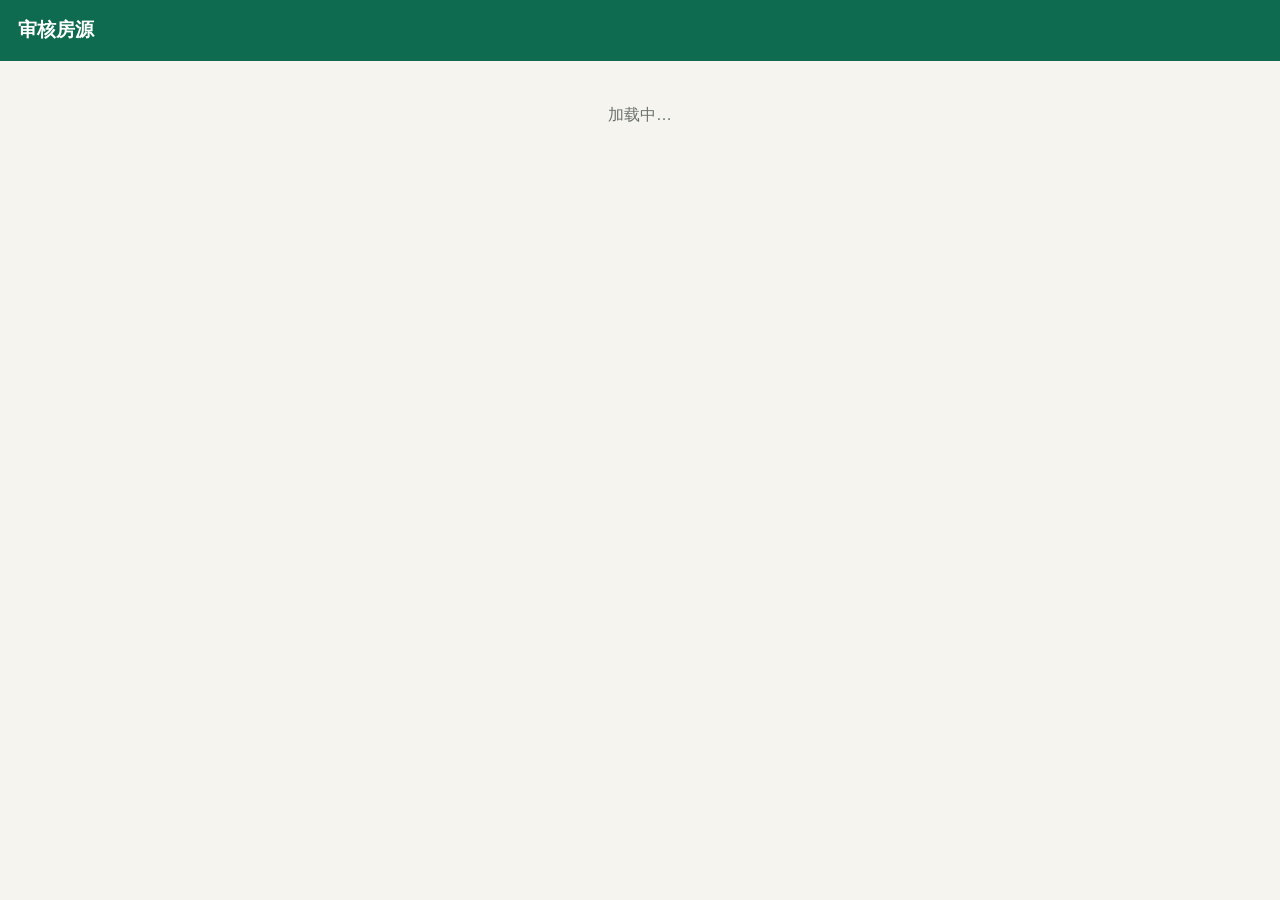
<file: admin.html>
<!DOCTYPE html>
<html lang="zh-CN">
<head>
<meta charset="utf-8">
<meta name="viewport" content="width=device-width, initial-scale=1">
<meta name="robots" content="noindex">
<title>审核房源 · 好租 Howzu</title>
<link rel="icon" href="favicon.ico" sizes="32x32"><link rel="icon" href="icons/icon.svg" type="image/svg+xml"><link rel="apple-touch-icon" href="apple-touch-icon.png"><link rel="manifest" href="manifest.webmanifest"><meta name="theme-color" content="#0f6b4f"><meta name="apple-mobile-web-app-capable" content="yes"><meta name="mobile-web-app-capable" content="yes"><meta name="apple-mobile-web-app-title" content="好租"><meta name="apple-mobile-web-app-status-bar-style" content="default">
<style>
:root{--bg:#f6f4ef;--card:#fff;--ink:#1d2321;--muted:#6b726f;--line:#e4e1d8;--accent:#0f6b4f;--accent2:#e8f3ee;--bad:#a12b2b;--badbg:#fde8e8}
*{box-sizing:border-box}
body{margin:0;font-family:-apple-system,BlinkMacSystemFont,"PingFang SC","Microsoft YaHei",sans-serif;background:var(--bg);color:var(--ink);line-height:1.5}
header{background:var(--accent);color:#fff;padding:16px 18px}
header h1{margin:0;font-size:19px}
main{max-width:720px;margin:0 auto;padding:12px}
.tabs{display:flex;gap:6px;margin-bottom:10px}
.tabs button{font-size:14px;padding:8px 12px;border-radius:20px;border:1px solid var(--line);background:#fff;cursor:pointer}
.tabs button.on{background:var(--accent);color:#fff;border-color:var(--accent)}
.card{background:#fff;border:1px solid var(--line);border-radius:14px;padding:14px;margin-bottom:12px}
.strip{display:flex;gap:4px;overflow-x:auto}
.strip img{height:110px;border-radius:8px}
.t{font-weight:600;font-size:16px;margin-top:8px}
.m{font-size:13px;color:var(--muted)}
.desc{font-size:14px;white-space:pre-wrap;margin:6px 0}
.acts{display:flex;gap:8px;flex-wrap:wrap;margin-top:10px}
.acts button{font-size:15px;padding:10px 14px;border-radius:10px;border:0;cursor:pointer}
.ok{background:var(--accent);color:#fff}.no{background:var(--badbg);color:var(--bad)}.gr{background:var(--accent2);color:var(--accent)}
input{width:100%;font-size:16px;padding:10px;border:1px solid var(--line);border-radius:10px}
.empty{text-align:center;color:var(--muted);padding:30px}
</style>
</head>
<body>
<header><h1>审核房源</h1></header>
<main id="app"><div class="empty">加载中…</div></main>
<script type="module">
import { createClient } from "https://esm.sh/@supabase/supabase-js@2";
import "./js/config.js";
const C = window.HOWZU || {}; const $ = s => document.querySelector(s);
const esc = s => String(s ?? "").replace(/[&<>"]/g, c => ({ "&": "&amp;", "<": "&lt;", ">": "&gt;", '"': "&quot;" }[c]));
if (!C.SUPABASE_URL) { $("#app").innerHTML = '<div class="empty">后台还没设置好。</div>'; throw 0; }
const sb = createClient(C.SUPABASE_URL, C.SUPABASE_ANON_KEY);
let tab = "pending";
async function start() {
  const { data: { session } } = await sb.auth.getSession();
  if (!session) {
    $("#app").innerHTML = `<div class="card"><p>用管理员邮箱登录，会收到一封登录邮件，点里面的链接就进来了。</p><input id="em" type="email" value="${esc(C.ADMIN_EMAIL)}"><div class="acts"><button class="ok" id="send">发登录邮件</button></div><p class="m" id="msg"></p></div>`;
    $("#send").onclick = async () => { const { error } = await sb.auth.signInWithOtp({ email: $("#em").value.trim(), options: { emailRedirectTo: location.href.split("#")[0] } }); $("#msg").textContent = error ? "失败：" + error.message : "已发送，去邮箱点链接（看看垃圾邮件）。"; };
    return;
  }
  load();
}
async function load() {
  const { data, error } = await sb.from("listings").select("*").eq("status", tab).order("created_at", { ascending: false });
  const tabs = [["pending", "待审核"], ["live", "已上线"], ["let", "已租出"], ["rejected", "已拒绝"]];
  $("#app").innerHTML = `<div class="tabs">${tabs.map(([k, l]) => `<button data-tab="${k}" class="${k === tab ? "on" : ""}">${l}</button>`).join("")}<button data-out style="margin-left:auto">退出</button></div>` +
    (error ? `<div class="empty">读取失败：${esc(error.message)}</div>` : !data.length ? '<div class="empty">没有</div>' : data.map(x => `<div class="card">
      <div class="strip">${(x.photos || []).map(p => `<a href="${esc(p)}" target="_blank"><img src="${esc(p)}" loading="lazy"></a>`).join("")}</div>
      <div class="t">${esc(x.title)}</div>
      <div class="m">${esc(x.kind)} · ${x.beds} 房 ${x.baths} 卫 ${x.cars} 车位 · <b>$${x.rent_weekly}/周</b> · ${esc(x.available || "")} · ${esc(x.furnished || "")}</div>
      <div class="m">📍 ${esc(x.address)}</div>
      <div class="m">👤 ${esc(x.contact_name || "")} · 微信 ${esc(x.contact_wechat || "—")} · 手机 ${esc(x.contact_phone || "—")}</div>
      <div class="m">${(x.highlights || []).map(esc).join(" · ")}</div>
      <div class="desc">${esc(x.description || "")}</div>
      <div class="m">提交于 ${new Date(x.created_at).toLocaleString("zh-CN")}</div>
      <div class="acts">${tab !== "live" ? `<button class="ok" data-set="live" data-id="${x.id}">✅ 通过上线</button>` : `<button class="gr" data-set="let" data-id="${x.id}">已租出</button>`}${tab !== "rejected" ? `<button class="no" data-set="rejected" data-id="${x.id}">✕ 拒绝</button>` : ""}<button class="gr" data-del="${x.id}">删除</button></div>
    </div>`).join(""));
}
document.addEventListener("click", async e => {
  const b = e.target.closest("button"); if (!b) return;
  if (b.dataset.tab) { tab = b.dataset.tab; load(); }
  if (b.hasAttribute("data-out")) { await sb.auth.signOut(); start(); }
  if (b.dataset.set) { b.disabled = true; const { error } = await sb.from("listings").update({ status: b.dataset.set }).eq("id", b.dataset.id); if (error) alert(error.message); load(); }
  if (b.dataset.del && confirm("确定删除？删除后找不回来。")) { await sb.from("listings").delete().eq("id", b.dataset.del); load(); }
});
sb.auth.onAuthStateChange(() => start());
start();
</script>
</body>
</html>
</file>
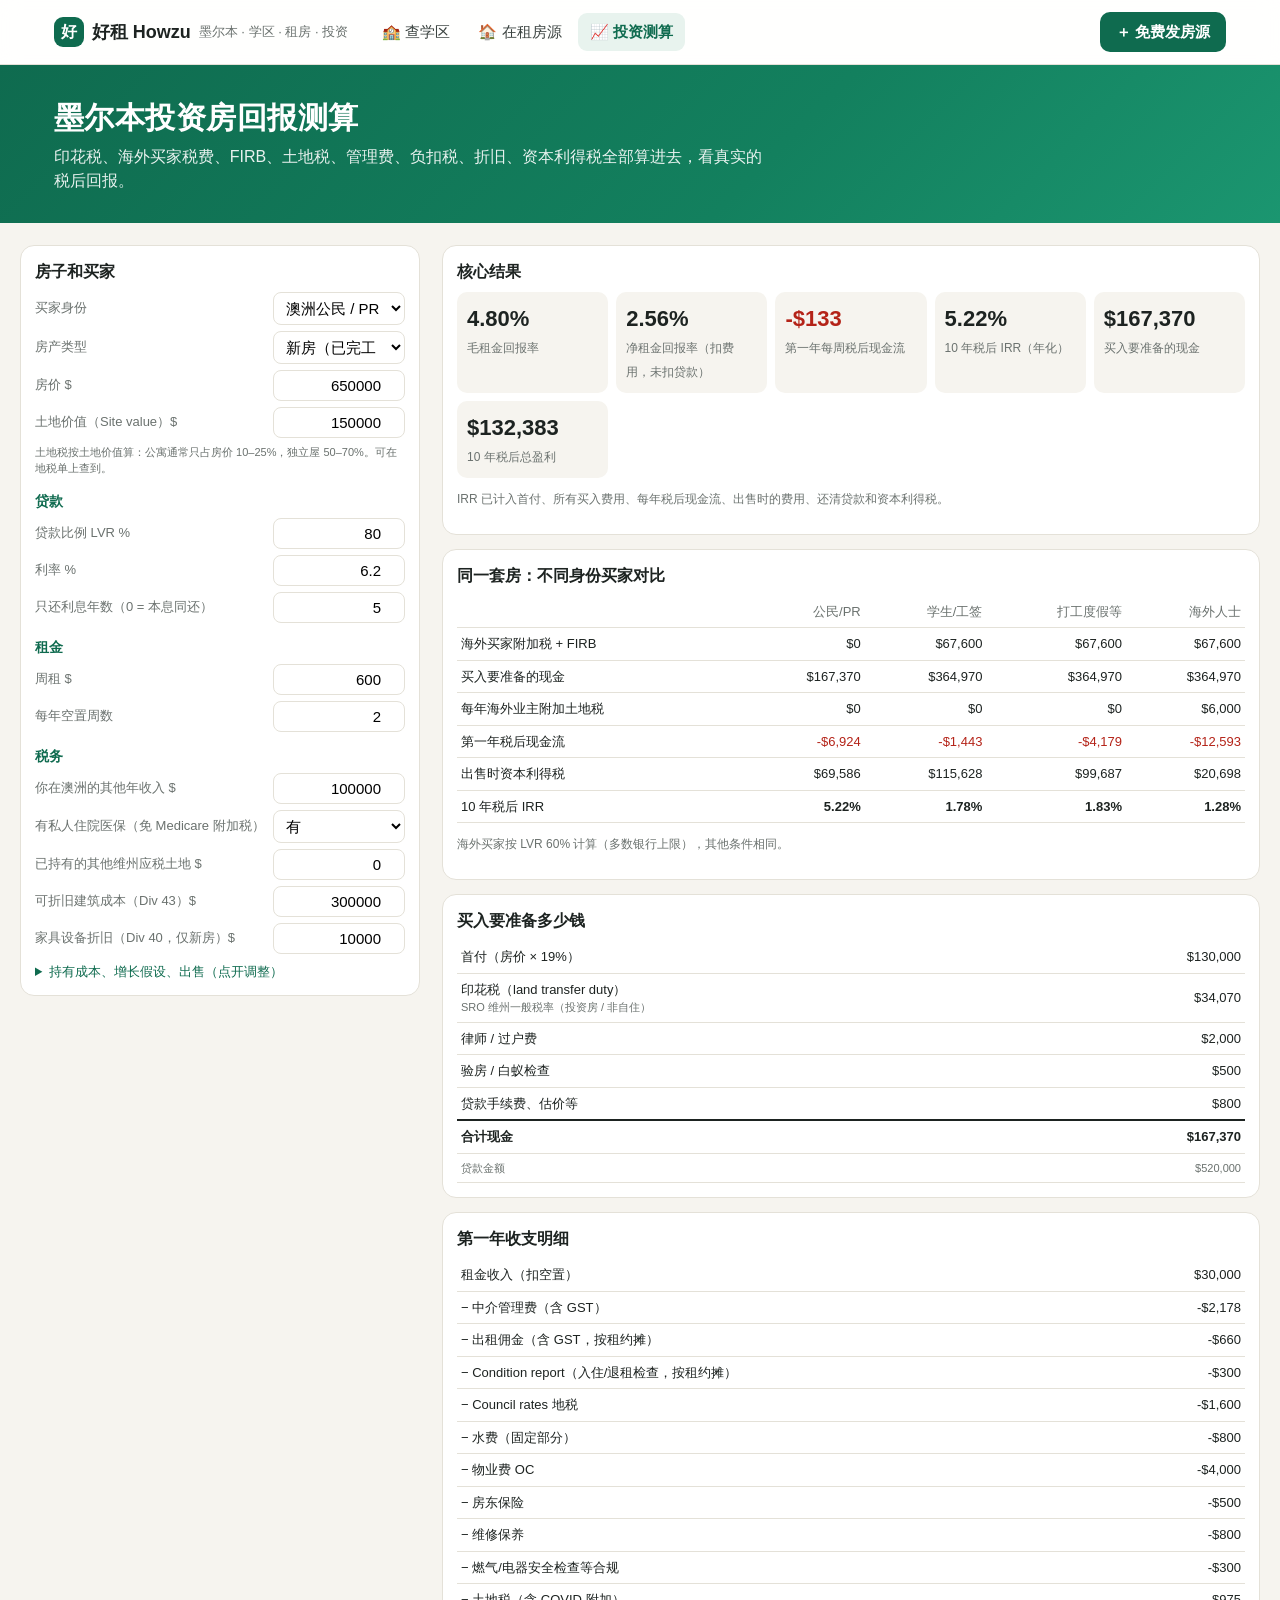
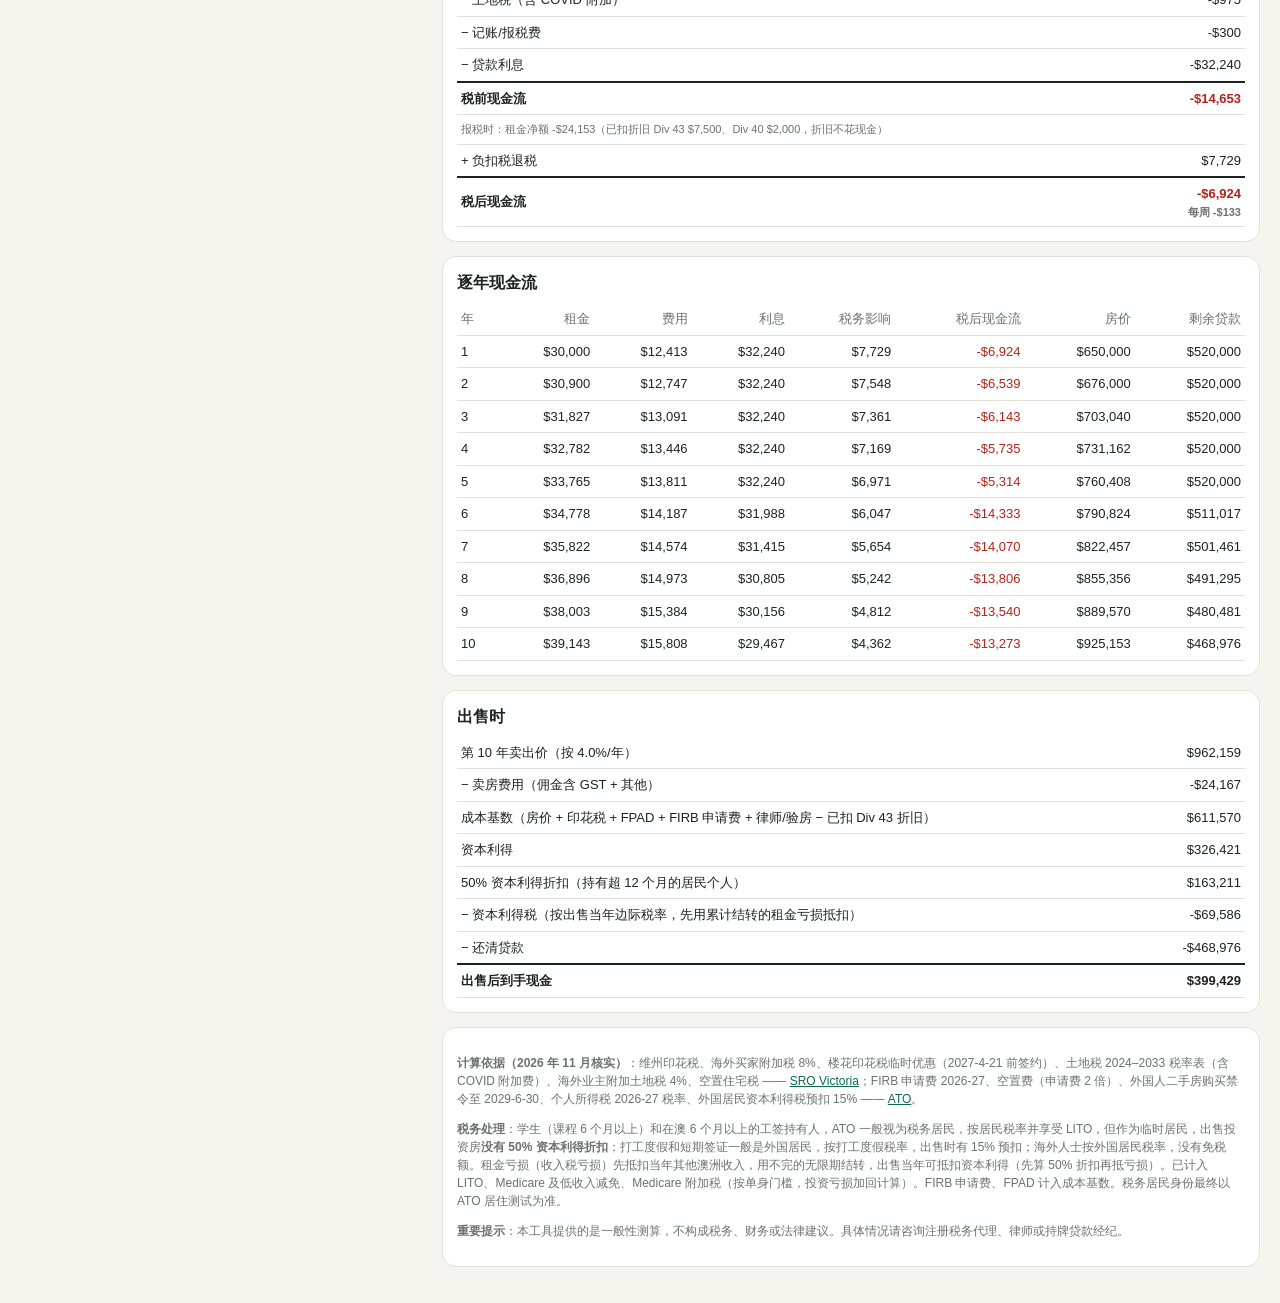
<file: invest.html>
<!DOCTYPE html>
<html lang="zh-CN">
<head>
<meta charset="utf-8">
<meta name="viewport" content="width=device-width, initial-scale=1">
<title>墨尔本投资房回报测算 · 好租 Howzu</title>
<link rel="icon" href="favicon.ico" sizes="32x32"><link rel="icon" href="icons/icon.svg" type="image/svg+xml"><link rel="apple-touch-icon" href="apple-touch-icon.png"><link rel="manifest" href="manifest.webmanifest"><meta name="theme-color" content="#0f6b4f"><meta name="apple-mobile-web-app-capable" content="yes"><meta name="mobile-web-app-capable" content="yes"><meta name="apple-mobile-web-app-title" content="好租"><meta name="apple-mobile-web-app-status-bar-style" content="default">
<meta name="description" content="维州投资房完整测算：印花税、海外买家附加税、FIRB、土地税、海外业主附加税、管理费、负扣税、折旧、资本利得税，算出真实税后回报和10年IRR。">
<link rel="stylesheet" href="css/site.css?v=20261107">
<style>
:root{--bg:#f6f4ef;--card:#fff;--ink:#1d2321;--muted:#6b726f;--line:#e4e1d8;--accent:#0f6b4f;--accent2:#e8f3ee;--warn:#9a5b00;--warnbg:#fff6e5;--neg:#b42318}
*{box-sizing:border-box}
body{margin:0;font-family:-apple-system,BlinkMacSystemFont,"PingFang SC","Hiragino Sans GB","Microsoft YaHei",sans-serif;background:var(--bg);color:var(--ink);line-height:1.5}
main{max-width:1760px;margin:0 auto;padding:22px 20px;display:grid;grid-template-columns:400px minmax(0,1fr);gap:22px;align-items:start}
@media(max-width:820px){main{grid-template-columns:1fr}}
.card{background:var(--card);border:1px solid var(--line);border-radius:14px;padding:14px;margin-bottom:14px}
h2{font-size:16px;margin:0 0 8px}
h3{font-size:14px;margin:14px 0 6px;color:var(--accent)}
label{display:flex;justify-content:space-between;align-items:center;gap:8px;font-size:13px;margin:6px 0}
label span{color:var(--muted);flex:1}
label input,label select{width:132px;font-size:15px;padding:6px 8px;border:1px solid var(--line);border-radius:8px;text-align:right;font-family:inherit;background:#fff}
label select{text-align:left}
details.more summary{cursor:pointer;color:var(--accent);font-size:13px;margin-top:8px}
.kpis{display:grid;grid-template-columns:repeat(auto-fit,minmax(140px,1fr));gap:8px}
.kpi{background:var(--bg);border-radius:10px;padding:10px}
.kpi b{display:block;font-size:22px}
.kpi span{font-size:12px;color:var(--muted)}
.neg{color:var(--neg)}
table{width:100%;border-collapse:collapse;font-size:13px}
th,td{padding:6px 4px;border-bottom:1px solid var(--line);text-align:right;white-space:nowrap}
th:first-child,td:first-child{text-align:left;white-space:normal}
thead th{color:var(--muted);font-weight:500}
tr.total td{font-weight:700;border-top:2px solid var(--ink)}
.scroll{overflow-x:auto}
.warn{background:var(--warnbg);color:var(--warn);border-radius:10px;padding:10px;font-size:13px;margin-bottom:8px}
.note{font-size:12px;color:var(--muted)}
.note a{color:var(--accent)}
.tabs{display:flex;gap:6px;margin-bottom:10px;flex-wrap:wrap}
.tabs button{font-size:13px;padding:7px 12px;border:0;border-radius:20px;background:var(--bg);cursor:pointer}
.tabs button.on{background:var(--accent);color:#fff}
.small{font-size:11px;color:var(--muted)}
</style>
</head>
<body>
<nav class="nav"><div class="in">
  <a class="logo" href="index.html"><i>好</i>好租 Howzu<small>墨尔本 · 学区 · 租房 · 投资</small></a>
  <div class="links"><a href="index.html">🏫 查学区</a><a href="rentals.html">🏠 在租房源</a><a href="invest.html" class="on">📈 投资测算</a></div>
  <a class="post" href="post.html">＋ 免费发房源</a>
</div></nav>
<header class="hero"><div class="in"><h1>墨尔本投资房回报测算</h1><p>印花税、海外买家税费、FIRB、土地税、管理费、负扣税、折旧、资本利得税全部算进去，看真实的税后回报。</p></div></header>
<main>
<section>
  <div class="card" id="form">
    <h2>房子和买家</h2>
    <label><span>买家身份</span><select id="buyerType">
      <option value="resident">澳洲公民 / PR（税务居民）</option>
      <option value="foreignHere">临时签证：学生（课程 6 个月以上）/ 工签在澳 6 个月以上</option>
      <option value="whm">临时签证：打工度假 / 旅游等短期签证</option>
      <option value="foreignAbroad">海外人士（不在澳洲居住）</option>
    </select></label>
    <label><span>房产类型</span><select id="propType">
      <option value="new">新房（已完工，从未入住）</option>
      <option value="offplanStrata">楼花（公寓/联排，未完工）</option>
      <option value="established">二手房</option>
    </select></label>
    <label><span>房价 $</span><input id="price" type="number" step="10000"></label>
    <label><span>土地价值（Site value）$</span><input id="landValue" type="number" step="10000"></label>
    <div class="small">土地税按土地价值算：公寓通常只占房价 10–25%，独立屋 50–70%。可在地税单上查到。</div>
    <label id="otpRow"><span>合同后剩余建造成本 $</span><input id="otpRemainingBuild" type="number" step="10000"></label>

    <h3>贷款</h3>
    <label><span>贷款比例 LVR %</span><input id="lvr" type="number" step="5"></label>
    <label><span>利率 %</span><input id="rate" type="number" step="0.05"></label>
    <label><span>只还利息年数（0 = 本息同还）</span><input id="ioYears" type="number" step="1"></label>

    <h3>租金</h3>
    <label><span>周租 $</span><input id="weeklyRent" type="number" step="10"></label>
    <label><span>每年空置周数</span><input id="vacancyWeeks" type="number" step="1"></label>

    <h3>税务</h3>
    <label><span>你在澳洲的其他年收入 $</span><input id="otherIncome" type="number" step="5000"></label>
    <label><span>有私人住院医保（免 Medicare 附加税）</span><select id="privateCover"><option value="yes">有</option><option value="no">没有</option></select></label>
    <label><span>已持有的其他维州应税土地 $</span><input id="otherVicLand" type="number" step="50000"></label>
    <label><span>可折旧建筑成本（Div 43）$</span><input id="buildCost" type="number" step="10000"></label>
    <label><span>家具设备折旧（Div 40，仅新房）$</span><input id="div40" type="number" step="1000"></label>

    <details class="more"><summary>持有成本、增长假设、出售（点开调整）</summary>
      <h3>持有成本（每年）</h3>
      <label><span>管理费 %（不含 GST）</span><input id="mgmtPct" type="number" step="0.1"></label>
      <label><span>出租佣金（周租金倍数）</span><input id="lettingWeeks" type="number" step="0.5"></label>
      <label><span>平均租约年数</span><input id="leaseYears" type="number" step="0.5"></label>
      <label><span>Condition report 每次 $</span><input id="conditionReport" type="number" step="50"></label>
      <label><span>Council rates $</span><input id="council" type="number" step="50"></label>
      <label><span>水费固定部分 $</span><input id="water" type="number" step="50"></label>
      <label><span>物业费 OC $</span><input id="oc" type="number" step="100"></label>
      <label><span>房东保险 $</span><input id="insurance" type="number" step="50"></label>
      <label><span>维修保养 $</span><input id="maintenance" type="number" step="100"></label>
      <label><span>燃气/电器安全检查等 $</span><input id="compliance" type="number" step="50"></label>
      <label><span>记账/报税费 $</span><input id="accounting" type="number" step="50"></label>
      <h3>买入一次性费用</h3>
      <label><span>律师/过户 $</span><input id="legal" type="number" step="100"></label>
      <label><span>验房 $</span><input id="inspection" type="number" step="100"></label>
      <label><span>贷款手续/估价 $</span><input id="loanSetup" type="number" step="100"></label>
      <label><span>家具/首次维修 $</span><input id="setup" type="number" step="500"></label>
      <h3>增长假设（每年）</h3>
      <label><span>房价增长 %</span><input id="growth" type="number" step="0.5"></label>
      <label><span>土地价值增长 %</span><input id="landGrowth" type="number" step="0.5"></label>
      <label><span>租金增长 %</span><input id="rentGrowth" type="number" step="0.5"></label>
      <label><span>费用通胀 %</span><input id="cpi" type="number" step="0.5"></label>
      <h3>出售</h3>
      <label><span>持有年数</span><input id="hold" type="number" step="1" min="1" max="30"></label>
      <label><span>卖房中介佣金 %（不含 GST）</span><input id="sellPct" type="number" step="0.1"></label>
      <label><span>营销/律师等 $</span><input id="sellFixed" type="number" step="500"></label>
    </details>
  </div>
</section>

<section>
  <div id="warnings"></div>
  <div class="card">
    <h2>核心结果</h2>
    <div class="kpis" id="kpis"></div>
    <p class="note" id="kpiNote"></p>
  </div>

  <div class="card">
    <h2>同一套房：不同身份买家对比</h2>
    <div class="scroll"><table id="compare"></table></div>
    <p class="note">海外买家按 LVR 60% 计算（多数银行上限），其他条件相同。</p>
  </div>

  <div class="card">
    <h2>买入要准备多少钱</h2>
    <table id="acq"></table>
  </div>

  <div class="card">
    <h2>第一年收支明细</h2>
    <table id="y1"></table>
  </div>

  <div class="card">
    <h2>逐年现金流</h2>
    <div class="scroll"><table id="yearly"></table></div>
  </div>

  <div class="card">
    <h2>出售时</h2>
    <table id="sale"></table>
  </div>

  <div class="card note">
    <p><b>计算依据（2026 年 11 月核实）</b>：维州印花税、海外买家附加税 8%、楼花印花税临时优惠（2027-4-21 前签约）、土地税 2024–2033 税率表（含 COVID 附加费）、海外业主附加土地税 4%、空置住宅税 —— <a href="https://www.sro.vic.gov.au" target="_blank" rel="noopener">SRO Victoria</a>；FIRB 申请费 2026-27、空置费（申请费 2 倍）、外国人二手房购买禁令至 2029-6-30、个人所得税 2026-27 税率、外国居民资本利得税预扣 15% —— <a href="https://www.ato.gov.au" target="_blank" rel="noopener">ATO</a>。</p>
    <p><b>税务处理</b>：学生（课程 6 个月以上）和在澳 6 个月以上的工签持有人，ATO 一般视为税务居民，按居民税率并享受 LITO，但作为临时居民，出售投资房<b>没有 50% 资本利得折扣</b>；打工度假和短期签证一般是外国居民，按打工度假税率，出售时有 15% 预扣；海外人士按外国居民税率，没有免税额。租金亏损（收入税亏损）先抵扣当年其他澳洲收入，用不完的无限期结转，出售当年可抵扣资本利得（先算 50% 折扣再抵亏损）。已计入 LITO、Medicare 及低收入减免、Medicare 附加税（按单身门槛，投资亏损加回计算）。FIRB 申请费、FPAD 计入成本基数。税务居民身份最终以 ATO 居住测试为准。</p>
    <p><b>重要提示</b>：本工具提供的是一般性测算，不构成税务、财务或法律建议。具体情况请咨询注册税务代理、律师或持牌贷款经纪。</p>
  </div>
</section>
</main>

<script src="invest-engine.js"></script>
<script>
const $ = s => document.querySelector(s);
const PCT = ["lvr","rate","mgmtPct","growth","landGrowth","rentGrowth","cpi","sellPct"];
const DEFAULTS = {
  buyerType:"resident", propType:"new", privateCover:"yes", price:650000, landValue:150000, otpRemainingBuild:250000,
  lvr:80, rate:6.2, ioYears:5, weeklyRent:600, vacancyWeeks:2,
  otherIncome:100000, otherVicLand:0, buildCost:300000, div40:10000,
  mgmtPct:6.6, lettingWeeks:1, leaseYears:1, conditionReport:300, council:1600, water:800, oc:4000,
  insurance:500, maintenance:800, compliance:300, accounting:300,
  legal:2000, inspection:500, loanSetup:800, setup:0,
  growth:4, landGrowth:4, rentGrowth:3, cpi:3, hold:10, sellPct:2, sellFixed:3000,
};
const money = (n, d=0) => (n<0?"-":"") + "$" + Math.abs(n).toLocaleString("en-AU",{maximumFractionDigits:d});
const pct = (n, d=2) => n==null ? "—" : (n*100).toFixed(d) + "%";
const cls = n => n < 0 ? ' class="neg"' : "";

function readInputs(){
  const o = {};
  for (const k of Object.keys(DEFAULTS)) {
    const el = $("#"+k); let v = el.value;
    if (el.tagName !== "SELECT") v = parseFloat(v) || 0;
    if (PCT.includes(k)) v = v / 100;
    o[k] = v;
  }
  o.loanYears = 30; o.io = o.ioYears > 0; o.firbInCostBase = true; o.privateCover = o.privateCover === "yes";
  o.hold = Math.max(1, Math.min(30, Math.round(o.hold)));
  return o;
}

function render(){
  const inp = readInputs();
  $("#otpRow").style.display = inp.propType === "offplanStrata" ? "" : "none";
  const r = InvestEngine.run(inp);
  $("#warnings").innerHTML = r.warnings.map(w=>`<div class="warn">⚠️ ${w}</div>`).join("");

  const m = r.metrics, y1 = r.years[0];
  $("#kpis").innerHTML = [
    [pct(m.grossYield), "毛租金回报率"],
    [pct(m.netYield), "净租金回报率（扣费用，未扣贷款）"],
    [money(y1.afterTaxCF/52), "第一年每周税后现金流", y1.afterTaxCF],
    [pct(m.irr), `${inp.hold} 年税后 IRR（年化）`, m.irr],
    [money(r.upfrontCash), "买入要准备的现金"],
    [money(m.totalProfit), `${inp.hold} 年税后总盈利`, m.totalProfit],
  ].map(([v,l,s])=>`<div class="kpi"><b${s<0?' class="neg"':''}>${v}</b><span>${l}</span></div>`).join("");
  $("#kpiNote").textContent = `IRR 已计入首付、所有买入费用、每年税后现金流、出售时的费用、还清贷款和资本利得税。`;

  // comparison across buyer types
  const types = [["resident","公民/PR"],["foreignHere","学生/工签"],["whm","打工度假等"],["foreignAbroad","海外人士"]];
  const rows = types.map(([t,n]) => {
    const rr = InvestEngine.run({...inp, buyerType:t, lvr: t==="resident" ? inp.lvr : Math.min(inp.lvr, 0.6),
      otherIncome: t==="foreignAbroad" ? 0 : t==="whm" ? Math.min(inp.otherIncome, 45000) : inp.otherIncome});
    const extra = rr.acq.filter(a=>/FPAD|FIRB/.test(a.label)).reduce((s,a)=>s+a.amt,0);
    const aos = rr.years[0].exp.find(e=>/附加土地税/.test(e[0]));
    return {n, rr, extra, aos: aos?aos[1]:0};
  });
  $("#compare").innerHTML = `<thead><tr><th></th>${rows.map(x=>`<th>${x.n}</th>`).join("")}</tr></thead><tbody>
    <tr><td>海外买家附加税 + FIRB</td>${rows.map(x=>`<td>${money(x.extra)}</td>`).join("")}</tr>
    <tr><td>买入要准备的现金</td>${rows.map(x=>`<td>${money(x.rr.upfrontCash)}</td>`).join("")}</tr>
    <tr><td>每年海外业主附加土地税</td>${rows.map(x=>`<td>${money(x.aos)}</td>`).join("")}</tr>
    <tr><td>第一年税后现金流</td>${rows.map(x=>`<td${cls(x.rr.years[0].afterTaxCF)}>${money(x.rr.years[0].afterTaxCF)}</td>`).join("")}</tr>
    <tr><td>出售时资本利得税</td>${rows.map(x=>`<td>${money(x.rr.sale.cgtTax)}</td>`).join("")}</tr>
    <tr><td>${inp.hold} 年税后 IRR</td>${rows.map(x=>`<td${cls(x.rr.metrics.irr)}><b>${pct(x.rr.metrics.irr)}</b></td>`).join("")}</tr>
  </tbody>`;

  $("#acq").innerHTML = `<tbody>
    <tr><td>首付（房价 × ${(1-inp.lvr)*100|0}%）</td><td>${money(r.deposit)}</td></tr>
    ${r.acq.map(a=>`<tr><td>${a.label}${a.note?`<div class="small">${a.note}</div>`:""}</td><td>${money(a.amt)}</td></tr>`).join("")}
    <tr class="total"><td>合计现金</td><td>${money(r.upfrontCash)}</td></tr>
    <tr><td class="small">贷款金额</td><td class="small">${money(r.loan0)}</td></tr></tbody>`;

  $("#y1").innerHTML = `<tbody>
    <tr><td>租金收入（扣空置）</td><td>${money(y1.grossRent)}</td></tr>
    ${y1.exp.map(e=>`<tr><td>− ${e[0]}${e[2]?"":'<div class="small">不可抵税</div>'}</td><td>${money(-e[1])}</td></tr>`).join("")}
    <tr><td>− 贷款利息</td><td>${money(-y1.interest)}</td></tr>
    ${y1.principal>1?`<tr><td>− 还本金</td><td>${money(-y1.principal)}</td></tr>`:""}
    <tr class="total"><td>税前现金流</td><td${cls(y1.preTaxCF)}>${money(y1.preTaxCF)}</td></tr>
    <tr><td class="small">报税时：租金净额 ${money(y1.taxableProperty)}（已扣折旧 Div 43 ${money(y1.div43)}、Div 40 ${money(y1.div40)}，折旧不花现金）</td><td></td></tr>
    <tr><td>${y1.taxEffect<0?"+ 负扣税退税":"− 多交的税"}</td><td${cls(-y1.taxEffect)}>${money(-y1.taxEffect)}</td></tr>
    <tr class="total"><td>税后现金流</td><td${cls(y1.afterTaxCF)}>${money(y1.afterTaxCF)}<div class="small">每周 ${money(y1.afterTaxCF/52)}</div></td></tr></tbody>`;

  $("#yearly").innerHTML = `<thead><tr><th>年</th><th>租金</th><th>费用</th><th>利息</th><th>税务影响</th><th>税后现金流</th><th>房价</th><th>剩余贷款</th></tr></thead><tbody>
    ${r.years.map(y=>`<tr><td>${y.y}</td><td>${money(y.grossRent)}</td><td>${money(y.opex)}</td><td>${money(y.interest)}</td>
      <td${cls(-y.taxEffect)}>${money(-y.taxEffect)}</td><td${cls(y.afterTaxCF)}>${money(y.afterTaxCF)}</td><td>${money(y.value)}</td><td>${money(y.balance)}</td></tr>`).join("")}</tbody>`;

  const s = r.sale;
  $("#sale").innerHTML = `<tbody>
    <tr><td>第 ${inp.hold} 年卖出价（按 ${(inp.growth*100).toFixed(1)}%/年）</td><td>${money(s.salePrice)}</td></tr>
    <tr><td>− 卖房费用（佣金含 GST + 其他）</td><td>${money(-s.sellCost)}</td></tr>
    <tr><td>成本基数（房价 + 印花税 + FPAD + FIRB 申请费 + 律师/验房 − 已扣 Div 43 折旧）</td><td>${money(s.costBase)}</td></tr>
    <tr><td>资本利得</td><td>${money(s.gross)}</td></tr>
    <tr><td>${s.discount?"50% 资本利得折扣（持有超 12 个月的居民个人）":"无 50% 折扣（外国居民及临时居民 2012-5-8 后的收益不适用）"}</td><td>${money(s.assessable)}</td></tr>
    <tr><td>− 资本利得税（按出售当年边际税率，先用累计结转的租金亏损抵扣）</td><td>${money(-s.cgtTax)}</td></tr>
    ${s.frcgw?`<tr><td class="small">买家律师会先预扣 15%（${money(s.frcgw)}）交给 ATO，报税后多退少补，这里已按最终税额计算</td><td></td></tr>`:""}
    <tr><td>− 还清贷款</td><td>${money(-s.loanPayout)}</td></tr>
    <tr class="total"><td>出售后到手现金</td><td>${money(s.netSale)}</td></tr></tbody>`;
}

for (const [k,v] of Object.entries(DEFAULTS)) { const el=$("#"+k); el.value = PCT.includes(k) ? v : v; }
// sensible defaults when type changes
$("#propType").addEventListener("change", e => {
  if (e.target.value === "established") { $("#buildCost").value = 0; $("#div40").value = 0; }
  else { if (!+$("#buildCost").value) $("#buildCost").value = Math.round(+$("#price").value*0.45/1000)*1000; }
});
$("#buyerType").addEventListener("change", e => {
  if (e.target.value !== "resident" && +$("#lvr").value > 60) $("#lvr").value = 60;
  if (e.target.value === "foreignAbroad") $("#otherIncome").value = 0;
});
document.querySelectorAll("input,select").forEach(el=>el.addEventListener("input", render));
document.querySelectorAll("select").forEach(el=>el.addEventListener("change", render));
render();
</script>
</body>
</html>
</file>
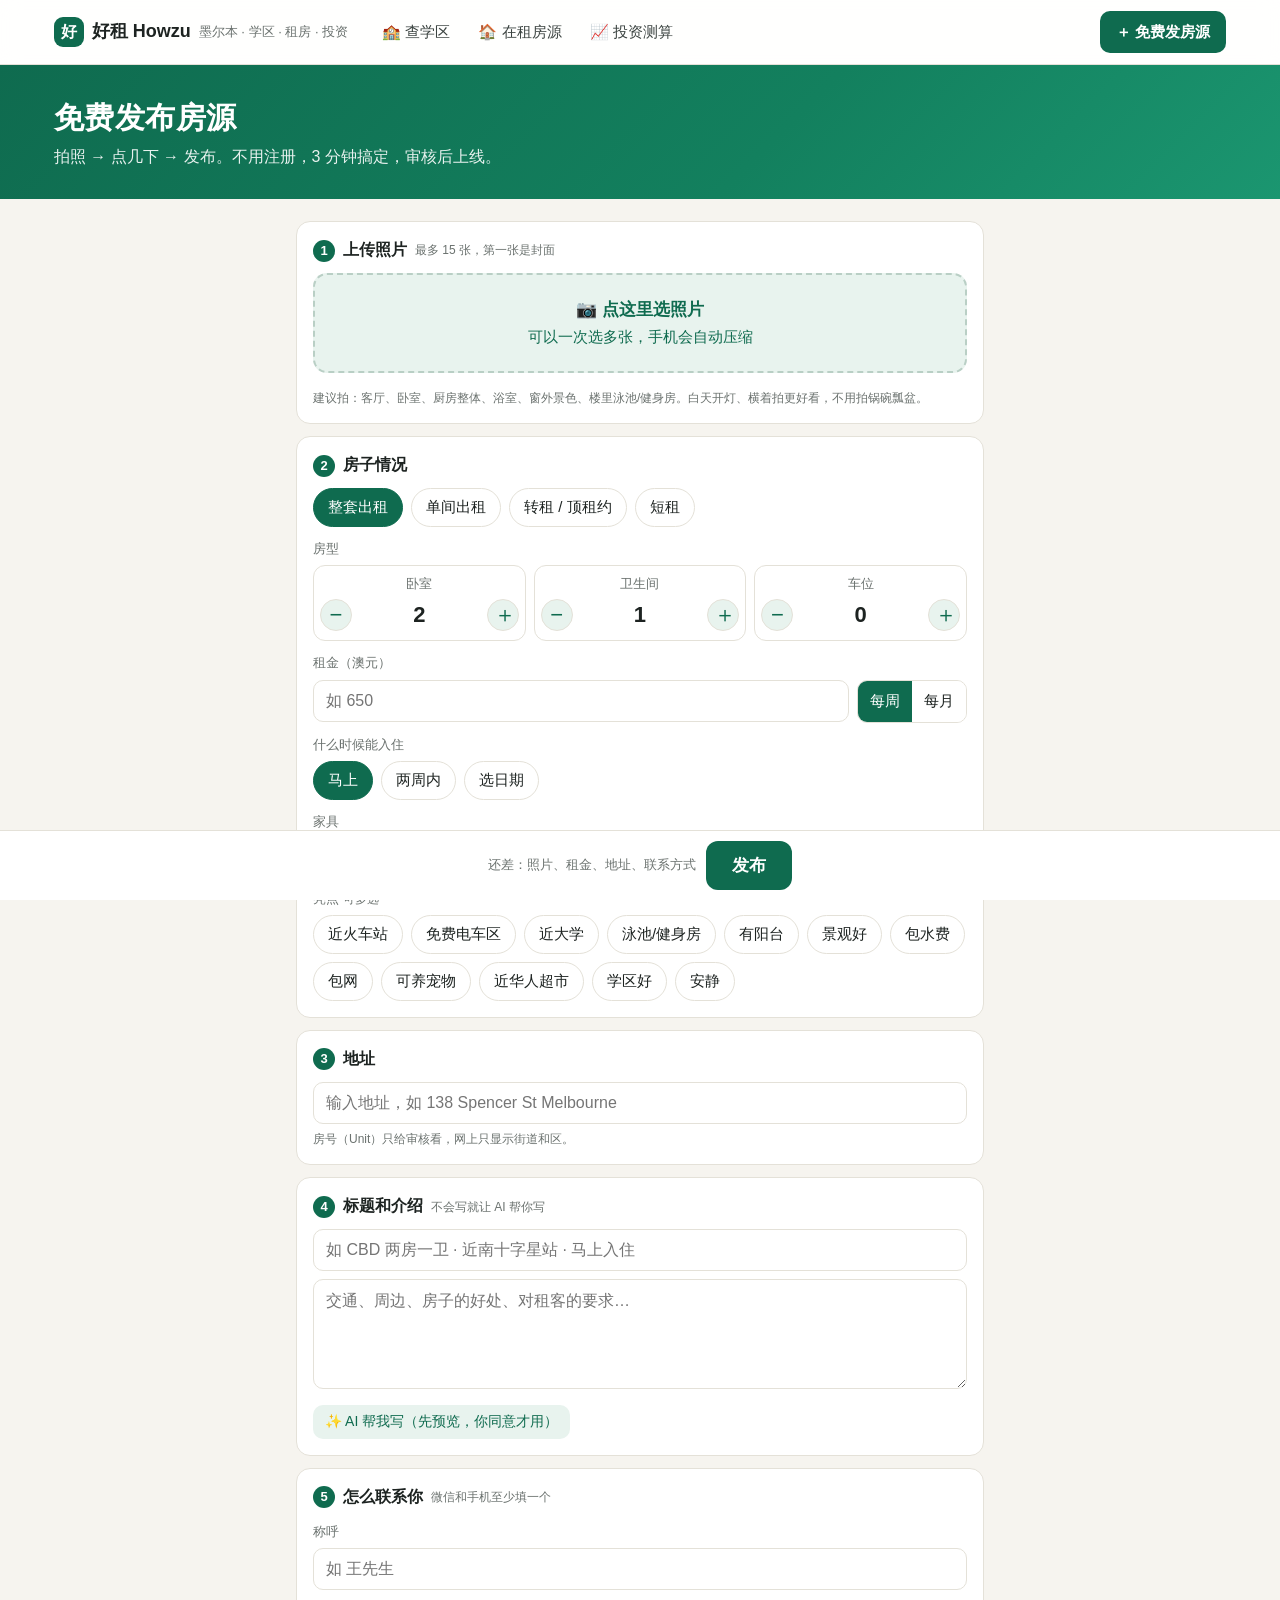
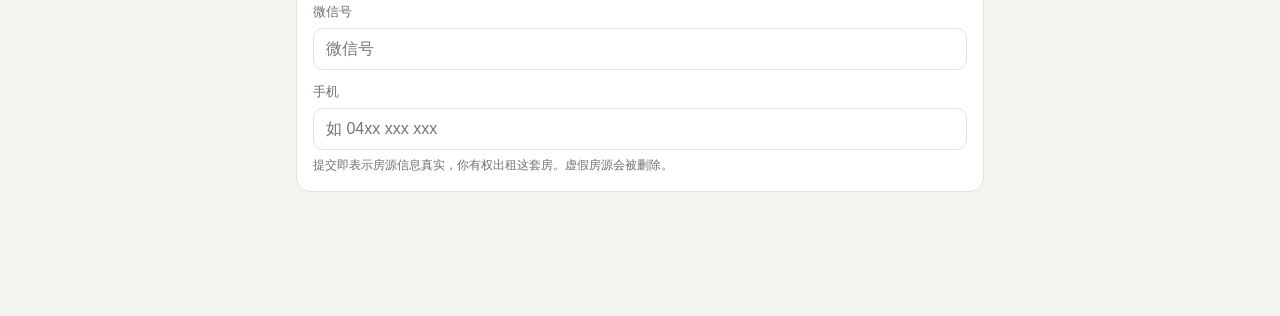
<file: post.html>
<!DOCTYPE html>
<html lang="zh-CN">
<head>
<meta charset="utf-8">
<meta name="viewport" content="width=device-width, initial-scale=1">
<title>免费发布房源 · 好租 Howzu</title>
<link rel="icon" href="favicon.ico" sizes="32x32"><link rel="icon" href="icons/icon.svg" type="image/svg+xml"><link rel="apple-touch-icon" href="apple-touch-icon.png"><link rel="manifest" href="manifest.webmanifest"><meta name="theme-color" content="#0f6b4f"><meta name="apple-mobile-web-app-capable" content="yes"><meta name="mobile-web-app-capable" content="yes"><meta name="apple-mobile-web-app-title" content="好租"><meta name="apple-mobile-web-app-status-bar-style" content="default">
<meta name="description" content="3 分钟免费发布墨尔本出租房源：拍照、点选、发布。不用注册，审核后上线。">
<link rel="stylesheet" href="css/site.css?v=20261107">
<style>
:root{--bg:#f6f4ef;--card:#fff;--ink:#1d2321;--muted:#6b726f;--line:#e4e1d8;--accent:#0f6b4f;--accent2:#e8f3ee;--warn:#9a5b00;--warnbg:#fff6e5;--bad:#a12b2b}
*{box-sizing:border-box}
body{margin:0;font-family:-apple-system,BlinkMacSystemFont,"PingFang SC","Hiragino Sans GB","Microsoft YaHei",sans-serif;background:var(--bg);color:var(--ink);line-height:1.55;padding-bottom:90px}
main{max-width:720px;margin:0 auto;padding:22px 16px}
.card{background:var(--card);border:1px solid var(--line);border-radius:14px;padding:16px;margin-bottom:12px}
h2{font-size:16px;margin:0 0 10px;display:flex;align-items:center;gap:8px}
h2 .n{display:inline-flex;width:22px;height:22px;border-radius:50%;background:var(--accent);color:#fff;font-size:13px;align-items:center;justify-content:center}
.opt{font-size:12px;color:var(--muted);font-weight:400}
label.l{display:block;font-size:13px;color:var(--muted);margin:12px 0 6px}
input[type=text],input[type=tel],input[type=number],input[type=date],textarea{width:100%;font-size:16px;padding:11px 12px;border:1px solid var(--line);border-radius:10px;font-family:inherit;background:#fff;color:var(--ink)}
textarea{resize:vertical;min-height:110px}
.chips{display:flex;flex-wrap:wrap;gap:8px}
.chips button{font-size:15px;padding:9px 14px;border-radius:22px;border:1px solid var(--line);background:#fff;color:var(--ink);cursor:pointer}
.chips button.on{background:var(--accent);border-color:var(--accent);color:#fff}
.steppers{display:grid;grid-template-columns:repeat(3,1fr);gap:8px}
.step{border:1px solid var(--line);border-radius:12px;padding:8px 6px;text-align:center;min-width:0}
.step .t{font-size:13px;color:var(--muted)}
.step .ctl{display:flex;align-items:center;justify-content:space-between;margin-top:4px}
.step button{width:32px;height:32px;border-radius:50%;border:1px solid var(--line);background:var(--accent2);color:var(--accent);font-size:22px;line-height:1;cursor:pointer}
.step b{font-size:22px;min-width:24px}
.rent{display:flex;gap:8px;align-items:center}
.rent input{flex:1}
.rent .unit{display:flex;border:1px solid var(--line);border-radius:10px;overflow:hidden}
.rent .unit button{border:0;padding:11px 12px;background:#fff;font-size:15px;cursor:pointer;color:var(--ink)}
.rent .unit button.on{background:var(--accent);color:#fff}
.hint{font-size:12px;color:var(--muted);margin-top:6px}
.drop{border:2px dashed #b9cfc5;border-radius:14px;padding:22px 12px;text-align:center;background:var(--accent2);color:var(--accent);cursor:pointer;font-size:15px}
.drop b{font-size:17px;display:block;margin-bottom:2px}
.grid{display:grid;grid-template-columns:repeat(3,1fr);gap:6px;margin-top:10px}
.ph{position:relative;aspect-ratio:1;border-radius:10px;overflow:hidden;background:#eee}
.ph img{width:100%;height:100%;object-fit:cover;display:block}
.ph .cover{position:absolute;left:4px;top:4px;background:var(--accent);color:#fff;font-size:11px;padding:1px 6px;border-radius:8px}
.ph .x,.ph .mv{position:absolute;bottom:4px;width:28px;height:28px;border-radius:50%;border:0;background:rgba(0,0,0,.6);color:#fff;font-size:15px;cursor:pointer}
.ph .x{right:4px}.ph .mv{left:4px}
.ph .fx{position:absolute;right:4px;top:4px;border:0;border-radius:10px;font-size:11px;padding:2px 7px;background:rgba(255,255,255,.92);color:#0f6b4f;cursor:pointer;font-weight:600}
.ph .fx.off{background:rgba(0,0,0,.55);color:#fff}
.ph .busy{position:absolute;inset:0;display:flex;align-items:center;justify-content:center;background:rgba(255,255,255,.7);font-size:12px}
#sug div{padding:10px;border-bottom:1px solid var(--line);font-size:14px;cursor:pointer}
#sug div:active{background:var(--accent2)}
.ghost{font-size:14px;padding:8px 12px;border-radius:10px;border:0;background:var(--accent2);color:var(--accent);cursor:pointer;margin-top:8px}
.bar{position:fixed;left:0;right:0;bottom:0;background:#fff;border-top:1px solid var(--line);padding:10px 14px calc(10px + env(safe-area-inset-bottom));display:flex;gap:10px;align-items:center;justify-content:center}
.bar .prog{font-size:13px;color:var(--muted)}
.submit{font-size:17px;padding:13px 26px;border:0;border-radius:12px;background:var(--accent);color:#fff;cursor:pointer;font-weight:600}
.submit:disabled{opacity:.5}
.err{color:var(--bad);font-size:13px;margin-top:6px}
.done{text-align:center;padding:30px 16px}
.done b{font-size:20px;display:block;margin:10px 0}
.closed{background:var(--warnbg);color:var(--warn);border-radius:12px;padding:12px;font-size:14px;margin-bottom:12px}
.hp{position:absolute;left:-9999px}
.aibox{margin-top:10px;border:1px solid #cfe3d8;background:#f4faf6;border-radius:12px;padding:12px}
.ai-h{font-size:13px;color:#0f6b4f;font-weight:600;margin-bottom:6px}
.ai-t{font-weight:600;font-size:15px;margin-bottom:6px}
.ai-d{white-space:pre-wrap;font-size:14px;line-height:1.7;color:#2b322f}
.ai-a{display:flex;gap:8px;margin-top:10px}
.ai-a button{font-size:14px;padding:8px 14px;border-radius:10px;border:1px solid #cfe3d8;background:#fff;cursor:pointer;color:#0f6b4f}
.ai-a button.use{background:#0f6b4f;color:#fff;border-color:#0f6b4f}
.demo{display:grid;grid-template-columns:1fr;gap:12px;background:linear-gradient(135deg,#fffaf0,#eef7f2)}
.demo-txt b{display:block;font-size:18px;color:#0f6b4f;margin-bottom:4px}
.demo-txt span{font-size:14px;color:#3b4340}
.ba{position:relative;border-radius:12px;overflow:hidden;aspect-ratio:16/10;user-select:none}
.ba img{position:absolute;inset:0;width:100%;height:100%;object-fit:cover;display:block}
.ba-b{position:absolute;inset:0;width:50%;overflow:hidden}
.ba-b img{width:auto;height:100%;max-width:none}
.ba-h{position:absolute;top:0;bottom:0;left:50%;width:3px;background:#fff;box-shadow:0 0 6px rgba(0,0,0,.4);pointer-events:none}
.ba-h::after{content:"⇆";position:absolute;top:50%;left:50%;transform:translate(-50%,-50%);width:34px;height:34px;border-radius:50%;background:#fff;color:#0f6b4f;display:flex;align-items:center;justify-content:center;font-size:16px}
.ba input{position:absolute;inset:0;width:100%;height:100%;opacity:0;cursor:ew-resize;margin:0}
.ba-l,.ba-r{position:absolute;top:8px;font-size:12px;padding:2px 8px;border-radius:8px;background:rgba(0,0,0,.55);color:#fff;pointer-events:none}
.ba-l{left:8px}.ba-r{right:8px;background:rgba(15,107,79,.9)}
@media(min-width:721px){.demo{grid-template-columns:1fr 1.3fr;align-items:center}}
</style>
</head>
<body>
<nav class="nav"><div class="in">
  <a class="logo" href="index.html"><i>好</i>好租 Howzu<small>墨尔本 · 学区 · 租房 · 投资</small></a>
  <div class="links"><a href="index.html">🏫 查学区</a><a href="rentals.html">🏠 在租房源</a><a href="invest.html">📈 投资测算</a></div>
  <a class="post" href="post.html">＋ 免费发房源</a>
</div></nav>
<header class="hero"><div class="in"><h1>免费发布房源</h1><p>拍照 → 点几下 → 发布。不用注册，3 分钟搞定，审核后上线。</p></div></header>
<main id="main">
  <div class="closed" id="closed" hidden>发布功能马上开放，现在提交的内容还不会保存。</div>

  <section class="card">
    <h2><span class="n">1</span>上传照片 <span class="opt">最多 15 张，第一张是封面</span></h2>
    <div class="drop" id="drop"><b>📷 点这里选照片</b>可以一次选多张，手机会自动压缩</div>
    <input type="file" id="file" accept="image/*" multiple hidden>
    <div class="grid" id="grid"></div>
    <div class="hint">建议拍：客厅、卧室、厨房整体、浴室、窗外景色、楼里泳池/健身房。白天开灯、横着拍更好看，不用拍锅碗瓢盆。</div>
  </section>

  <section class="card">
    <h2><span class="n">2</span>房子情况</h2>
    <div class="chips" data-k="kind" data-single>
      <button class="on">整套出租</button><button>单间出租</button><button>转租 / 顶租约</button><button>短租</button>
    </div>
    <label class="l">房型</label>
    <div class="steppers">
      <div class="step"><div class="t">卧室</div><div class="ctl"><button data-s="beds" data-d="-1">−</button><b id="v-beds">2</b><button data-s="beds" data-d="1">＋</button></div></div>
      <div class="step"><div class="t">卫生间</div><div class="ctl"><button data-s="baths" data-d="-1">−</button><b id="v-baths">1</b><button data-s="baths" data-d="1">＋</button></div></div>
      <div class="step"><div class="t">车位</div><div class="ctl"><button data-s="cars" data-d="-1">−</button><b id="v-cars">0</b><button data-s="cars" data-d="1">＋</button></div></div>
    </div>
    <label class="l">租金（澳元）</label>
    <div class="rent">
      <input type="number" id="rent" inputmode="numeric" placeholder="如 650">
      <div class="unit" id="unit"><button class="on" data-u="w">每周</button><button data-u="m">每月</button></div>
    </div>
    <div class="hint" id="rentHint"></div>
    <label class="l">什么时候能入住</label>
    <div class="chips" data-k="when" data-single>
      <button class="on">马上</button><button>两周内</button><button data-date>选日期</button>
    </div>
    <input type="date" id="date" hidden style="margin-top:8px">
    <label class="l">家具</label>
    <div class="chips" data-k="furnished" data-single>
      <button>带家具</button><button>不带家具</button><button>部分家具</button>
    </div>
    <label class="l">亮点 <span class="opt">可多选</span></label>
    <div class="chips" data-k="highlights">
      <button>近火车站</button><button>免费电车区</button><button>近大学</button><button>泳池/健身房</button><button>有阳台</button><button>景观好</button><button>包水费</button><button>包网</button><button>可养宠物</button><button>近华人超市</button><button>学区好</button><button>安静</button>
    </div>
  </section>

  <section class="card">
    <h2><span class="n">3</span>地址</h2>
    <input type="text" id="addr" placeholder="输入地址，如 138 Spencer St Melbourne" autocomplete="off">
    <div id="sug"></div>
    <div class="hint">房号（Unit）只给审核看，网上只显示街道和区。</div>
  </section>

  <section class="card">
    <h2><span class="n">4</span>标题和介绍 <span class="opt">不会写就让 AI 帮你写</span></h2>
    <input type="text" id="title" maxlength="60" placeholder="如 CBD 两房一卫 · 近南十字星站 · 马上入住">
    <textarea id="desc" maxlength="2000" placeholder="交通、周边、房子的好处、对租客的要求…" style="margin-top:8px"></textarea>
    <button class="ghost" id="ai">✨ AI 帮我写（先预览，你同意才用）</button>
    <div class="aibox" id="aibox" hidden>
      <div class="ai-h">✨ AI 写的建议 <span class="opt">只用了你填的信息，可以改</span></div>
      <div class="ai-t" id="aiT"></div><div class="ai-d" id="aiD"></div>
      <div class="ai-a"><button class="use" id="aiUse">用这段</button><button id="aiAgain">换一个</button><button id="aiNo">不用</button></div>
    </div>
  </section>

  <section class="card">
    <h2><span class="n">5</span>怎么联系你 <span class="opt">微信和手机至少填一个</span></h2>
    <label class="l">称呼</label><input type="text" id="cname" maxlength="30" placeholder="如 王先生">
    <label class="l">微信号</label><input type="text" id="wechat" maxlength="40" placeholder="微信号">
    <label class="l">手机</label><input type="tel" id="phone" maxlength="20" placeholder="如 04xx xxx xxx">
    <input type="text" id="website" class="hp" tabindex="-1" autocomplete="off" aria-hidden="true">
    <div class="hint">提交即表示房源信息真实，你有权出租这套房。虚假房源会被删除。</div>
  </section>
  <div class="err" id="err"></div>
</main>
<div class="bar"><span class="prog" id="prog">还差：照片、租金、地址、联系方式</span><button class="submit" id="go">发布</button></div>

<script type="module">
import { createClient } from "https://esm.sh/@supabase/supabase-js@2";
import "./js/config.js";
const C = window.HOWZU || {};
const sb = C.SUPABASE_URL && C.SUPABASE_ANON_KEY ? createClient(C.SUPABASE_URL, C.SUPABASE_ANON_KEY) : null;
if (!sb) document.getElementById("closed").hidden = false;
const $ = s => document.querySelector(s);
const S = { photos: [], beds: 2, baths: 1, cars: 0, unit: "w", lat: null, lng: null, suburb: "" };
const LIM = { beds: [0, 10], baths: [1, 10], cars: [0, 10] };

// ---------- before/after demo ----------
// ---------- photos ----------
$("#drop").onclick = () => $("#file").click();
$("#file").onchange = e => { addFiles([...e.target.files]); e.target.value = ""; };
// 自动美化：曝光、白平衡、对比度、色彩、锐度。全部在手机上完成，不上传原图。
function enhance(c) {
  const g = c.getContext("2d", { willReadFrequently: true }), W = c.width, H = c.height;
  const im = g.getImageData(0, 0, W, H), d = im.data, N = W * H;
  const hist = new Uint32Array(256); let sr = 0, sg = 0, sb = 0, mc = 0;
  for (let i = 0; i < d.length; i += 4) {
    const y = (d[i] * 77 + d[i + 1] * 150 + d[i + 2] * 29) >> 8; hist[y]++;
    if (y > 40 && y < 220) { sr += d[i]; sg += d[i + 1]; sb += d[i + 2]; mc++; }
  }
  const pct = q => { let a = 0, t = N * q; for (let v = 0; v < 256; v++) { a += hist[v]; if (a >= t) return v; } return 255; };
  let mean0 = 0; for (let v = 0; v < 256; v++) mean0 += hist[v] * v; mean0 /= N * 255;
  const need = Math.max(0, Math.min(1, (0.55 - mean0) / 0.2)); // 照片越暗/越灰，调得越多；本来就好的只轻微调
  const lo = Math.min(pct(0.01), 45), hi = Math.max(pct(need > 0.3 ? 0.985 : 0.997), 185);
  // 白平衡（灰世界，限制幅度，避免偏色过头）
  const avg = mc ? (sr + sg + sb) / (3 * mc) : 128, cl = v => Math.max(0.88, Math.min(1.12, v));
  const warm = mc && sb >= sr ? 1 : 0; /* 只有偏冷的照片才加暖 */
  const gr = (mc ? cl(avg / (sr / mc)) : 1) * (1 + 0.03 * warm), gg = (mc ? cl(avg / (sg / mc)) : 1) * (1 + 0.01 * warm), gb = (mc ? cl(avg / (sb / mc)) : 1) * (1 - 0.04 * warm);
  // 亮度：室内照偏暗就提亮
  let mean = 0; for (let v = 0; v < 256; v++) mean += hist[v] * Math.min(1, Math.max(0, (v - lo) / (hi - lo))); mean /= N;
  const gamma = mean < 0.56 ? Math.max(0.62, Math.log(0.58) / Math.log(Math.max(mean, 0.05))) : 1;
  const lut = (gain) => { const t = new Uint8ClampedArray(256); for (let v = 0; v < 256; v++) { let x = Math.min(1, Math.max(0, (v * gain - lo) / (hi - lo))); x = Math.pow(x, gamma); x = x - (0.025 + 0.035 * need) * Math.sin(2 * Math.PI * x); x = Math.min(1, Math.max(0, x)); /* S 曲线：更通透 */ t[v] = x * 255; } return t; };
  const LR = lut(gr), LG = lut(gg), LB = lut(gb);
  for (let i = 0; i < d.length; i += 4) {
    let r = LR[d[i]], gg2 = LG[d[i + 1]], b = LB[d[i + 2]];
    const y = 0.299 * r + 0.587 * gg2 + 0.114 * b, mx = Math.max(r, gg2, b), mn = Math.min(r, gg2, b);
    const k = 1 + (0.1 + 0.18 * need) * (1 - (mx - mn) / 255); // 鲜艳度：越灰的颜色加得越多
    d[i] = y + (r - y) * k; d[i + 1] = y + (gg2 - y) * k; d[i + 2] = y + (b - y) * k;
  }
  // 轻度锐化
  const src = new Uint8ClampedArray(d), amt = 0.45, row = W * 4;
  for (let yy = 1; yy < H - 1; yy++) for (let xx = 1; xx < W - 1; xx++) {
    const i = yy * row + xx * 4;
    for (let ch = 0; ch < 3; ch++) { const j = i + ch; const blur = (src[j - 4] + src[j + 4] + src[j - row] + src[j + row]) / 4; d[j] = src[j] + amt * (src[j] - blur); }
  }
  g.putImageData(im, 0, 0);
}
async function shrink(file) {
  const bmp = await createImageBitmap(file).catch(() => null);
  let w, h, src;
  if (bmp) { w = bmp.width; h = bmp.height; src = bmp; }
  else { const img = new Image(); img.src = URL.createObjectURL(file); await img.decode(); w = img.naturalWidth; h = img.naturalHeight; src = img; }
  const k = Math.min(1, 1600 / Math.max(w, h));
  const c = document.createElement("canvas"); c.width = Math.round(w * k); c.height = Math.round(h * k);
  c.getContext("2d").drawImage(src, 0, 0, c.width, c.height);
  const orig = await new Promise(r => c.toBlob(r, "image/jpeg", 0.85));
  let enh = orig; try { enhance(c); enh = await new Promise(r => c.toBlob(r, "image/jpeg", 0.85)); } catch (_) {}
  return { orig, enh };
}
async function addFiles(files) {
  for (const f of files) {
    if (S.photos.length >= 15) break;
    if (!f.type.startsWith("image/")) continue;
    const p = { id: Math.random().toString(36).slice(2), url: URL.createObjectURL(f), blob: null };
    S.photos.push(p); render();
    try { const r = await shrink(f); p.orig = r.orig; p.enh = r.enh; p.ourl = URL.createObjectURL(r.orig); p.eurl = URL.createObjectURL(r.enh); setUse(p, false); } catch (_) { p.blob = f; }
    render();
  }
}
function setUse(p, orig) { p.useOrig = orig; p.blob = orig ? p.orig : p.enh; p.url = orig ? p.ourl : p.eurl; }
function render() {
  $("#grid").innerHTML = S.photos.map((p, i) => `<div class="ph"><img src="${p.url}">${i === 0 ? '<span class="cover">封面</span>' : ""}${!p.blob ? '<div class="busy">处理中…</div>' : ""}${i ? `<button class="mv" data-mv="${i}" title="设为封面">★</button>` : ""}<button class="x" data-x="${i}">✕</button></div>`).join("");
  progress();
}
$("#grid").onclick = e => {
  const x = e.target.dataset.x, mv = e.target.dataset.mv, fx = e.target.dataset.fx;
  if (fx != null) { const p = S.photos[+fx]; setUse(p, !p.useOrig); render(); return; }
  if (x != null) { S.photos.splice(+x, 1); render(); }
  if (mv != null) { const [p] = S.photos.splice(+mv, 1); S.photos.unshift(p); render(); }
};

// ---------- chips & steppers ----------
document.querySelectorAll(".chips").forEach(g => g.addEventListener("click", e => {
  const b = e.target.closest("button"); if (!b) return;
  if (g.hasAttribute("data-single")) { g.querySelectorAll("button").forEach(x => x.classList.toggle("on", x === b)); }
  else b.classList.toggle("on");
  if (g.dataset.k === "when") $("#date").hidden = !b.hasAttribute("data-date");
  save(); progress();
}));
const chips = k => [...document.querySelectorAll(`.chips[data-k="${k}"] button.on`)].map(b => b.textContent);
document.querySelectorAll("[data-s]").forEach(b => b.onclick = () => {
  const k = b.dataset.s; S[k] = Math.max(LIM[k][0], Math.min(LIM[k][1], S[k] + +b.dataset.d)); $("#v-" + k).textContent = S[k]; save();
});
$("#unit").onclick = e => { const b = e.target.closest("button"); if (!b) return; S.unit = b.dataset.u; $("#unit").querySelectorAll("button").forEach(x => x.classList.toggle("on", x === b)); rentHint(); };
function weekly() { const v = +$("#rent").value || 0; return S.unit === "m" ? Math.round(v * 12 / 52) : v; }
function rentHint() { const v = +$("#rent").value || 0; $("#rentHint").textContent = v ? (S.unit === "m" ? `≈ 每周 $${weekly()}` : `≈ 每月 $${Math.round(v * 52 / 12)}`) : ""; progress(); }
$("#rent").oninput = () => { rentHint(); save(); };

// ---------- address autocomplete (Photon / OSM) ----------
let t;
$("#addr").oninput = () => {
  S.lat = S.lng = null; clearTimeout(t); const q = $("#addr").value.trim(); progress(); save();
  if (q.length < 4) { $("#sug").innerHTML = ""; return; }
  t = setTimeout(async () => {
    try {
      const j = await fetch("https://photon.komoot.io/api/?limit=5&lat=-37.81&lon=144.96&bbox=140.9,-39.2,150,-34&q=" + encodeURIComponent(q)).then(r => r.json());
      $("#sug").innerHTML = j.features.map((f, i) => { const p = f.properties; const label = [[p.housenumber, p.street || p.name].filter(Boolean).join(" "), p.city || p.district || p.locality, [p.state === "Victoria" ? "VIC" : p.state, p.postcode].filter(Boolean).join(" ")].filter(Boolean).join(", "); return `<div data-i="${i}" data-label="${label.replace(/"/g, "")}" data-lat="${f.geometry.coordinates[1]}" data-lng="${f.geometry.coordinates[0]}" data-sub="${(p.city || p.district || p.locality || "").replace(/"/g, "")}">${label}</div>`; }).join("");
    } catch (_) {}
  }, 350);
};
$("#sug").onclick = e => {
  const d = e.target.closest("div[data-i]"); if (!d) return;
  const typed = $("#addr").value.trim(); const unit = (typed.match(/^\s*(\w+)\s*\//) || [])[1];
  $("#addr").value = (unit ? unit + "/" : "") + d.dataset.label; S.lat = +d.dataset.lat; S.lng = +d.dataset.lng; S.suburb = d.dataset.sub;
  $("#sug").innerHTML = ""; progress(); save();
};

// ---------- auto write ----------
function factsNow() {
  const when = chips("when")[0];
  return { kind: chips("kind")[0] || "整套出租", suburb: S.suburb || (($("#addr").value.split(",")[1]) || "").trim(),
    street: $("#addr").value.replace(/^\s*[\w-]+\s*\/\s*/, "").split(",")[0], beds: S.beds, baths: S.baths, cars: S.cars,
    rent: weekly() || null, available: when === "选日期" ? ($("#date").value || "") : when, furnished: chips("furnished")[0] || "",
    highlights: chips("highlights"), notes: $("#desc").value.trim() };
}
function templateWrite(f) {
  const area = f.suburb || "墨尔本", room = f.kind === "单间出租" ? "单间" : `${f.beds} 房 ${f.baths} 卫${f.cars ? " " + f.cars + " 车位" : ""}`;
  const whenTxt = f.available ? (f.available === "马上" ? "马上入住" : f.available + "入住") : "";
  const title = [area, room, f.highlights[0], whenTxt].filter(Boolean).join(" · ").slice(0, 30);
  const d = [`${area}${f.kind === "转租 / 顶租约" ? "转租" : "出租"}，${room}${f.furnished ? "，" + f.furnished : ""}。`, "",
    "🏠 房子", `· ${room}`, f.rent ? `· 每周 $${f.rent}` : "", whenTxt ? `· ${whenTxt}` : "",
    f.highlights.length ? "" : null, f.highlights.length ? "✨ 亮点" : null, ...f.highlights.map(h => "· " + h), "", "欢迎联系预约看房。"].filter(v => v !== null && v !== undefined);
  return { title, description: d.join("\n").replace(/\n{3,}/g, "\n\n") };
}
let aiRes = null;
async function runAI() {
  const btn = $("#ai"); btn.disabled = true; btn.textContent = "✨ AI 正在写…";
  const f = factsNow(); let r = null;
  try {
    if (C.SUPABASE_URL) {
      const res = await fetch(C.SUPABASE_URL + "/functions/v1/describe", { method: "POST", headers: { "content-type": "application/json", apikey: C.SUPABASE_ANON_KEY }, body: JSON.stringify(f) });
      const j = await res.json(); if (res.ok && j.description) r = j;
    }
  } catch (_) {}
  if (!r) r = templateWrite(f);
  aiRes = r; $("#aiT").textContent = r.title || ""; $("#aiD").textContent = r.description || ""; $("#aibox").hidden = false;
  btn.disabled = false; btn.textContent = "✨ AI 帮我写（先预览，你同意才用）";
}
$("#ai").onclick = runAI;
$("#aiAgain").onclick = runAI;
$("#aiNo").onclick = () => { $("#aibox").hidden = true; aiRes = null; };
$("#aiUse").onclick = () => { if (!aiRes) return; if (aiRes.title) $("#title").value = aiRes.title; $("#desc").value = aiRes.description; $("#aibox").hidden = true; save(); progress(); };

// ---------- progress / validation ----------
function missing() {
  const m = [];
  if (!S.photos.length) m.push("照片");
  if (!weekly()) m.push("租金");
  if ($("#addr").value.trim().length < 5) m.push("地址");
  if (!$("#wechat").value.trim() && !$("#phone").value.trim()) m.push("联系方式");
  return m;
}
function progress() { const m = missing(); $("#prog").textContent = m.length ? "还差：" + m.join("、") : "✅ 都填好了"; }
["#wechat", "#phone", "#cname", "#title", "#desc", "#date"].forEach(s => $(s).addEventListener("input", () => { progress(); save(); }));

// ---------- draft (text only) ----------
const KEY = "howzu-post-draft";
function save() { try { localStorage.setItem(KEY, JSON.stringify({ beds: S.beds, baths: S.baths, cars: S.cars, unit: S.unit, rent: $("#rent").value, addr: $("#addr").value, title: $("#title").value, desc: $("#desc").value, cname: $("#cname").value, wechat: $("#wechat").value, phone: $("#phone").value, lat: S.lat, lng: S.lng, suburb: S.suburb })); } catch (_) {} }
try { const d = JSON.parse(localStorage.getItem(KEY) || "null"); if (d) { Object.assign(S, { beds: d.beds, baths: d.baths, cars: d.cars, lat: d.lat, lng: d.lng, suburb: d.suburb }); ["beds", "baths", "cars"].forEach(k => $("#v-" + k).textContent = S[k]); for (const k of ["rent", "addr", "title", "desc", "cname", "wechat", "phone"]) $("#" + k).value = d[k] || ""; rentHint(); } } catch (_) {}
progress();

// ---------- submit ----------
$("#go").onclick = async () => {
  const m = missing(); $("#err").textContent = "";
  if (m.length) { $("#err").textContent = "还差：" + m.join("、"); return; }
  if ($("#website").value) return; // bot
  if (S.photos.some(p => !p.blob)) { $("#err").textContent = "照片还在压缩，稍等几秒再点。"; return; }
  if (!sb) { $("#err").textContent = "发布功能还没开放（后台正在设置），请过几天再来。"; return; }
  const go = $("#go"); go.disabled = true;
  try {
    const folder = new Date().toISOString().slice(0, 10) + "/" + crypto.randomUUID();
    const urls = [];
    for (let i = 0; i < S.photos.length; i++) {
      go.textContent = `上传照片 ${i + 1}/${S.photos.length}`;
      const path = `${folder}/${i + 1}.jpg`;
      const { error } = await sb.storage.from(C.BUCKET).upload(path, S.photos[i].blob, { contentType: "image/jpeg" });
      if (error) throw error;
      urls.push(sb.storage.from(C.BUCKET).getPublicUrl(path).data.publicUrl);
    }
    go.textContent = "提交中…";
    const when = chips("when")[0];
    const row = {
      kind: chips("kind")[0] || "整套出租",
      title: ($("#title").value.trim() || `${S.suburb || "墨尔本"} ${S.beds} 房 ${S.baths} 卫`).slice(0, 80),
      address: $("#addr").value.trim(), suburb: S.suburb || null, lat: S.lat, lng: S.lng,
      beds: S.beds, baths: S.baths, cars: S.cars, rent_weekly: weekly(),
      available: when === "选日期" ? ($("#date").value || "选日期") : when,
      furnished: chips("furnished")[0] || null, highlights: chips("highlights"),
      description: $("#desc").value.trim() || null,
      contact_name: $("#cname").value.trim() || null, contact_wechat: $("#wechat").value.trim() || null, contact_phone: $("#phone").value.trim() || null,
      photos: urls
    };
    const { error } = await sb.from("listings").insert(row);
    if (error) throw error;
    try { localStorage.removeItem(KEY); } catch (_) {}
    $("#main").innerHTML = `<div class="card done">🎉<b>提交成功！</b>我们审核后会尽快上线（一般 24 小时内）。<br><br><a href="rentals.html">去看看在租房源 ›</a><br><br><a href="post.html">再发一套 ›</a></div>`;
    document.querySelector(".bar").remove();
  } catch (e) {
    $("#err").textContent = "提交失败：" + (e.message || e) + "。请检查网络后再点一次。";
    go.disabled = false; go.textContent = "发布";
  }
};
</script>
</body>
</html>
</file>
<file: css/site.css>
/* 好租 Howzu 全站共用：顶部导航 + 宽屏布局 */
.nav{position:sticky;top:0;z-index:50;background:rgba(255,255,255,.92);backdrop-filter:saturate(1.6) blur(10px);-webkit-backdrop-filter:saturate(1.6) blur(10px);border-bottom:1px solid #e4e1d8}
.nav .in{max-width:2200px;margin:0 auto;padding:0 clamp(16px,4.2vw,80px);height:64px;display:flex;align-items:center;gap:22px}
.nav .logo{display:flex;align-items:center;gap:8px;text-decoration:none;color:#1d2321;font-weight:700;font-size:18px;white-space:nowrap}
.nav .logo i{display:inline-flex;width:30px;height:30px;border-radius:9px;background:#0f6b4f;color:#fff;font-style:normal;font-size:16px;align-items:center;justify-content:center}
.nav .logo small{font-weight:500;color:#6b726f;font-size:13px}
.nav .links{display:flex;gap:4px;flex:1;overflow-x:auto;scrollbar-width:none}
.nav .links::-webkit-scrollbar{display:none}
.nav .links a{padding:8px 12px;border-radius:9px;color:#3b4340;text-decoration:none;font-size:15px;white-space:nowrap}
.nav .links a:hover{background:#f1efe8}
.nav .links a.on{color:#0f6b4f;font-weight:600;background:#e8f3ee}
.nav .post{background:#0f6b4f;color:#fff;text-decoration:none;padding:9px 16px;border-radius:10px;font-size:15px;font-weight:600;white-space:nowrap}
.nav .post:hover{background:#0c5a42}
.hero{background:linear-gradient(135deg,#0f6b4f 0%,#13805e 60%,#1b9670 100%);color:#fff}
.hero .in{max-width:2200px;margin:0 auto;padding:34px clamp(16px,4.2vw,80px) 30px}
.hero h1{margin:0;font-size:30px;letter-spacing:.5px;line-height:1.25}
.hero p{margin:8px 0 0;opacity:.9;font-size:16px;max-width:720px}
.hero a{color:#fff}
@media (max-width:720px){
  .nav .in{height:auto;flex-wrap:wrap;padding:10px 14px;gap:8px 12px}
  .nav .logo small{display:none}
  .nav .links{order:3;flex-basis:100%;margin:0 -4px}
  .nav .links a{padding:6px 10px;font-size:14px}
  .nav .post{margin-left:auto;padding:7px 12px;font-size:14px}
  .hero .in{padding:20px 16px 18px}
  .hero h1{font-size:22px}
  .hero p{font-size:14px}
}
</file>
